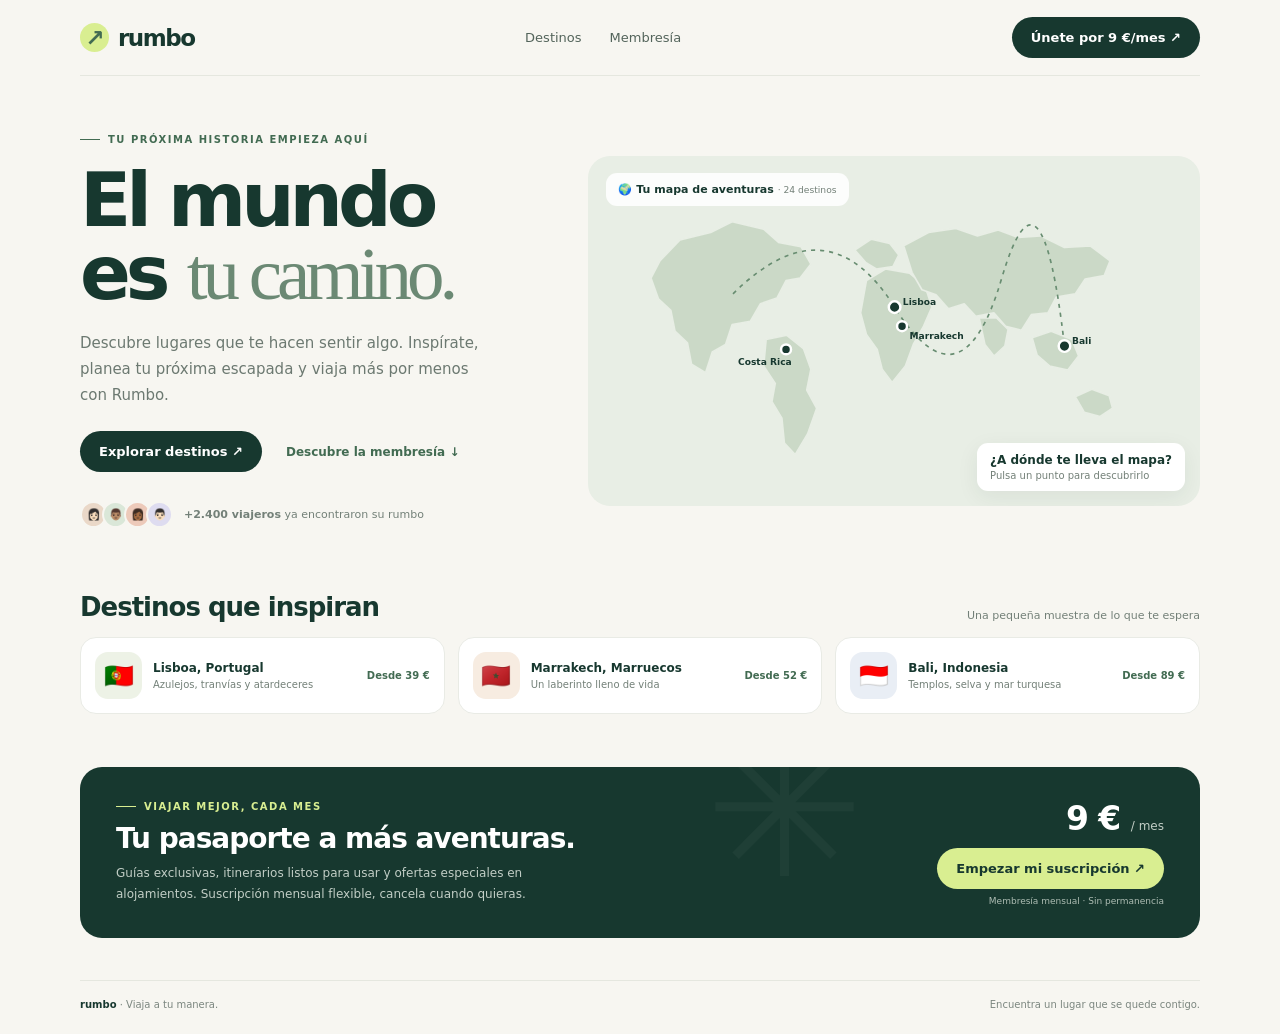
<file: index1.html>
<!doctype html>
<html lang="es">
<head>
	<meta charset="utf-8">
	<meta name="viewport" content="width=device-width, initial-scale=1">
	<meta name="theme-color" content="#f7f6f1">
	<title>Rumbo — Viaja más lejos</title>
	<style>
		:root{--ink:#17382f;--green:#426b52;--lime:#d9ee91;--paper:#f7f6f1;--muted:#738078;--line:#e5e7df}
		*{box-sizing:border-box}html{scroll-behavior:smooth}body{margin:0;background:var(--paper);color:var(--ink);font-family:Inter,ui-sans-serif,system-ui,-apple-system,"Segoe UI",sans-serif}button,input{font:inherit}a{color:inherit;text-decoration:none}.shell{width:min(1120px,calc(100% - 44px));margin:auto}
		header{height:76px;border-bottom:1px solid var(--line);display:flex;align-items:center;justify-content:space-between}.logo{display:flex;align-items:center;gap:9px;font-size:23px;font-weight:850;letter-spacing:-1.5px}.logo-icon{width:29px;height:29px;border-radius:50%;background:var(--lime);display:grid;place-items:center;color:var(--green)}nav{display:flex;gap:28px;color:#53645b;font-size:13px}nav a:hover{color:var(--green)}.cta,.button{border:0;border-radius:99px;padding:13px 19px;background:var(--ink);color:white;font-size:13px;font-weight:750;cursor:pointer;transition:.2s}.cta:hover,.button:hover{background:var(--green);transform:translateY(-1px)}
		.hero{display:grid;grid-template-columns:.88fr 1.12fr;align-items:center;gap:28px;padding:58px 0 42px}.overline{display:flex;align-items:center;gap:8px;color:var(--green);font-size:10px;font-weight:800;letter-spacing:1.5px;text-transform:uppercase}.overline:before{content:"";width:20px;height:1px;background:currentColor}h1{font-size:clamp(49px,6vw,75px);line-height:.97;letter-spacing:-5px;margin:19px 0}.script{font-family:Georgia,serif;font-weight:400;color:#6b8974}.intro{max-width:420px;color:#6c7971;line-height:1.75;font-size:15px;margin:0 0 23px}.actions{display:flex;align-items:center;gap:12px}.subtle{color:var(--green);font-size:12px;font-weight:700;padding:12px}.proof{display:flex;align-items:center;gap:11px;margin-top:29px;font-size:11px;color:var(--muted)}.faces{display:flex;padding-left:5px}.faces span{width:27px;height:27px;margin-left:-5px;border:2px solid var(--paper);border-radius:50%;display:grid;place-items:center;background:#ead8c8}.faces span:nth-child(2){background:#dae7d8}.faces span:nth-child(3){background:#edcaba}.faces span:nth-child(4){background:#dedcf0}
		.map{position:relative;min-height:350px;border-radius:22px;background:#e8eee5;display:grid;place-items:center;overflow:hidden}.map-title{position:absolute;top:17px;left:18px;z-index:1;background:#ffffffdf;border-radius:11px;padding:10px 12px;font-size:11px;font-weight:750}.map-title small{font-weight:500;color:var(--muted)}svg{width:100%;height:auto;padding:24px}.continent{fill:#cbd9c7;stroke:#e8eee5;stroke-width:2;stroke-linejoin:round}.route{fill:none;stroke:#688d71;stroke-width:2;stroke-dasharray:5 6}.pin{cursor:pointer}.pin circle{fill:var(--ink);stroke:#fff;stroke-width:3}.pin text{fill:var(--ink);font-size:11px;font-weight:700}.pin:hover circle,.pin:focus circle{fill:#a4bd52}.map-caption{position:absolute;right:15px;bottom:15px;background:white;border-radius:11px;padding:10px 13px;box-shadow:0 6px 22px #233a2912;font-size:10px}.map-caption strong{display:block;font-size:12px;margin-bottom:3px}.map-caption span{color:var(--muted)}
		.section-head{display:flex;align-items:end;justify-content:space-between;margin:22px 0 15px}.section-head h2,.membership h2{font-size:26px;letter-spacing:-1px;margin:0}.section-head p{font-size:11px;color:var(--muted);margin:0}.destinations{display:grid;grid-template-columns:repeat(3,1fr);gap:13px}.destination{background:white;border:1px solid #e9ebe5;border-radius:16px;padding:14px;display:flex;align-items:center;gap:11px;transition:.2s}.destination:hover{transform:translateY(-3px);box-shadow:0 10px 24px #233a2910}.flag{width:47px;height:47px;border-radius:13px;background:#edf2e6;display:grid;place-items:center;font-size:24px}.destination:nth-child(2) .flag{background:#f7ece1}.destination:nth-child(3) .flag{background:#e9eef5}.dest-info{flex:1}.dest-info strong{display:block;font-size:12px}.dest-info small{display:block;margin-top:4px;font-size:10px;color:var(--muted)}.cost{font-size:10px;color:var(--green);font-weight:750;white-space:nowrap}
		.membership{position:relative;overflow:hidden;margin:53px 0 42px;padding:32px 36px;border-radius:22px;background:var(--ink);color:white;display:grid;grid-template-columns:1fr auto;align-items:center;gap:24px}.membership:after{content:"✳";position:absolute;right:30%;top:-67px;font-size:190px;color:#ffffff09;pointer-events:none}.membership .overline{color:var(--lime)}.membership h2{font-size:28px;margin:10px 0 8px}.membership p{max-width:490px;color:#c2cec6;font-size:12px;line-height:1.7;margin:0}.plan{position:relative;z-index:1;min-width:205px;text-align:right}.price{font-size:33px;font-weight:850;letter-spacing:-1px}.price span{font-size:12px;font-weight:500;letter-spacing:0;color:#c2cec6}.plan .button{width:100%;margin-top:10px;background:var(--lime);color:var(--ink)}.plan .button:hover{background:#eafaaf}.fine{font-size:9px;color:#aebdb4;margin-top:7px}footer{padding:18px 0 24px;border-top:1px solid var(--line);display:flex;justify-content:space-between;color:#7b867f;font-size:10px}footer strong{color:var(--ink)}
		.backdrop{position:fixed;inset:0;z-index:5;background:#10251fc9;display:none;place-items:center;padding:18px}.backdrop.open{display:grid}.modal{position:relative;width:min(410px,100%);padding:28px;border-radius:20px;background:var(--paper)}.close{position:absolute;right:15px;top:14px;width:31px;height:31px;border:0;border-radius:50%;background:#e8eee5;font-size:18px;cursor:pointer}.modal h2{font-size:24px;letter-spacing:-1px;margin:12px 0 7px}.modal p{font-size:12px;line-height:1.6;color:var(--muted)}.modal label{display:block;margin:17px 0 6px;font-size:11px;font-weight:750}.modal input{width:100%;padding:12px;border:1px solid #d9dfd6;border-radius:9px;background:white;outline:none}.modal input:focus{border-color:var(--green)}.modal .button{width:100%;margin-top:11px}.notice{display:none;margin-top:12px;padding:11px;border-radius:9px;background:#e8f1df;color:var(--green);font-size:11px}.notice.show{display:block}
		@media(max-width:740px){.shell{width:calc(100% - 36px)}nav{gap:15px}nav a:first-child{display:none}.hero{grid-template-columns:1fr;padding-top:40px;gap:22px}.map{min-height:290px}.destinations{grid-template-columns:1fr}.membership{grid-template-columns:1fr;padding:26px}.plan{text-align:left}.plan .button{max-width:245px}.membership:after{right:0}}
		@media(max-width:430px){header{height:66px}.logo{font-size:21px}.cta{padding:10px 12px;font-size:10px}h1{letter-spacing:-3.5px}.actions{align-items:flex-start;flex-direction:column;gap:1px}.map{min-height:230px}svg{padding:11px}.section-head{align-items:flex-start;flex-direction:column;gap:7px}footer{flex-direction:column;gap:8px}}
	</style>
</head>
<body>
	<header class="shell"><a class="logo" href="#inicio"><span class="logo-icon">↗</span>rumbo</a><nav aria-label="Navegación"><a href="#destinos">Destinos</a><a href="#membresia">Membresía</a></nav><button class="cta" data-open>Únete por 9 €/mes ↗</button></header>
	<main class="shell" id="inicio">
		<section class="hero">
			<div><span class="overline">Tu próxima historia empieza aquí</span><h1>El mundo<br>es <span class="script">tu camino.</span></h1><p class="intro">Descubre lugares que te hacen sentir algo. Inspírate, planea tu próxima escapada y viaja más por menos con Rumbo.</p><div class="actions"><a class="button" href="#destinos">Explorar destinos ↗</a><a class="subtle" href="#membresia">Descubre la membresía ↓</a></div><div class="proof"><div class="faces"><span>👩🏻</span><span>👨🏽</span><span>👩🏾</span><span>👨🏻</span></div><span><strong>+2.400 viajeros</strong> ya encontraron su rumbo</span></div></div>
			<div class="map"><div class="map-title">🌍 Tu mapa de aventuras <small>· 24 destinos</small></div><svg viewBox="0 0 680 360" role="img" aria-label="Mapamundi interactivo con destinos"><path class="continent" d="M58 95 82 70 119 61 145 48 183 57 201 73 228 78 240 99 227 116 210 119 199 140 179 147 167 168 145 172 137 196 121 205 113 230 96 220 91 194 76 180 71 155 56 141 47 116Z"/><path class="continent" d="M186 190 211 185 231 201 240 226 235 251 247 273 236 304 221 329 208 315 205 285 193 265 197 243 183 222Z"/><path class="continent" d="M293 82 313 69 335 74 346 88 339 102 319 105 306 97Z"/><path class="continent" d="M307 119 330 105 359 110 378 126 386 151 376 174 364 195 354 222 338 242 326 226 320 202 307 184 300 158Z"/><path class="continent" d="M352 77 382 61 415 56 441 65 466 58 490 67 517 65 546 79 577 77 601 95 594 113 571 117 559 135 536 139 526 158 506 160 494 179 475 174 461 158 439 162 425 147 406 153 391 136 374 130 362 109Z"/><path class="continent" d="M443 164 464 164 478 178 474 198 461 210 450 196Z"/><path class="continent" d="M507 188 530 180 555 190 563 210 550 227 528 222 513 209Z"/><path class="continent" d="M559 259 579 250 600 258 604 273 589 283 570 278Z"/><path class="route" d="M146 135 Q260 22 341 151 T470 117 T546 198"/><g class="pin" tabindex="0" role="button" aria-label="Lisboa, Portugal" data-place="Lisboa, Portugal"><circle cx="341" cy="151" r="7"/><text x="351" y="148">Lisboa</text></g><g class="pin" tabindex="0" role="button" aria-label="Marrakech, Marruecos" data-place="Marrakech, Marruecos"><circle cx="350" cy="174" r="6"/><text x="359" y="190">Marrakech</text></g><g class="pin" tabindex="0" role="button" aria-label="Bali, Indonesia" data-place="Bali, Indonesia"><circle cx="546" cy="198" r="7"/><text x="555" y="195">Bali</text></g><g class="pin" tabindex="0" role="button" aria-label="Costa Rica" data-place="Costa Rica"><circle cx="210" cy="202" r="6"/><text x="152" y="221">Costa Rica</text></g></svg><div class="map-caption"><strong id="map-place">¿A dónde te lleva el mapa?</strong><span id="map-tip">Pulsa un punto para descubrirlo</span></div></div>
		</section>
		<section id="destinos"><div class="section-head"><h2>Destinos que inspiran</h2><p>Una pequeña muestra de lo que te espera</p></div><div class="destinations"><a class="destination" href="#membresia"><span class="flag">🇵🇹</span><span class="dest-info"><strong>Lisboa, Portugal</strong><small>Azulejos, tranvías y atardeceres</small></span><span class="cost">Desde 39 €</span></a><a class="destination" href="#membresia"><span class="flag">🇲🇦</span><span class="dest-info"><strong>Marrakech, Marruecos</strong><small>Un laberinto lleno de vida</small></span><span class="cost">Desde 52 €</span></a><a class="destination" href="#membresia"><span class="flag">🇮🇩</span><span class="dest-info"><strong>Bali, Indonesia</strong><small>Templos, selva y mar turquesa</small></span><span class="cost">Desde 89 €</span></a></div></section>
		<section class="membership" id="membresia"><div><span class="overline">Viajar mejor, cada mes</span><h2>Tu pasaporte a más aventuras.</h2><p>Guías exclusivas, itinerarios listos para usar y ofertas especiales en alojamientos. Suscripción mensual flexible, cancela cuando quieras.</p></div><div class="plan"><div class="price">9 € <span>/ mes</span></div><button class="button" data-open>Empezar mi suscripción ↗</button><div class="fine">Membresía mensual · Sin permanencia</div></div></section>
	</main>
	<footer class="shell"><span><strong>rumbo</strong> · Viaja a tu manera.</span><span>Encuentra un lugar que se quede contigo.</span></footer>
	<div class="backdrop" id="subscribe-modal" role="dialog" aria-modal="true" aria-labelledby="modal-heading"><form class="modal" id="subscribe-form"><button type="button" class="close" aria-label="Cerrar">×</button><span class="overline">Un mundo por descubrir</span><h2 id="modal-heading">Empieza a viajar distinto.</h2><p>Membresía Rumbo por 9 €/mes. Deja tu correo para registrarte en esta demostración; no se realizará ningún cobro.</p><label for="email">Correo electrónico</label><input id="email" type="email" placeholder="hola@tucorreo.com" autocomplete="email" required><button class="button" type="submit">Crear mi membresía ↗</button><div class="notice" id="confirmation" role="status"></div></form></div>
	<script>
		const modal=document.getElementById('subscribe-modal');
		document.querySelectorAll('[data-open]').forEach(button=>button.addEventListener('click',()=>{modal.classList.add('open');document.getElementById('email').focus()}));
		const closeModal=()=>modal.classList.remove('open');
		document.querySelector('.close').addEventListener('click',closeModal);
		modal.addEventListener('click',event=>{if(event.target===modal)closeModal()});
		document.addEventListener('keydown',event=>{if(event.key==='Escape')closeModal()});
		document.getElementById('subscribe-form').addEventListener('submit',event=>{event.preventDefault();const email=document.getElementById('email').value.trim();localStorage.setItem('rumbo-subscriber',email);const message=document.getElementById('confirmation');message.textContent='¡Registro completado para '+email+'! Esta demostración no procesa pagos.';message.classList.add('show')});
		document.querySelectorAll('.pin').forEach(pin=>{const select=()=>{document.getElementById('map-place').textContent=pin.dataset.place;document.getElementById('map-tip').textContent='Un destino para tu próxima aventura'};pin.addEventListener('click',select);pin.addEventListener('keydown',event=>{if(event.key==='Enter'||event.key===' '){event.preventDefault();select()}})});
	</script>
</body>
</html>
</file>
